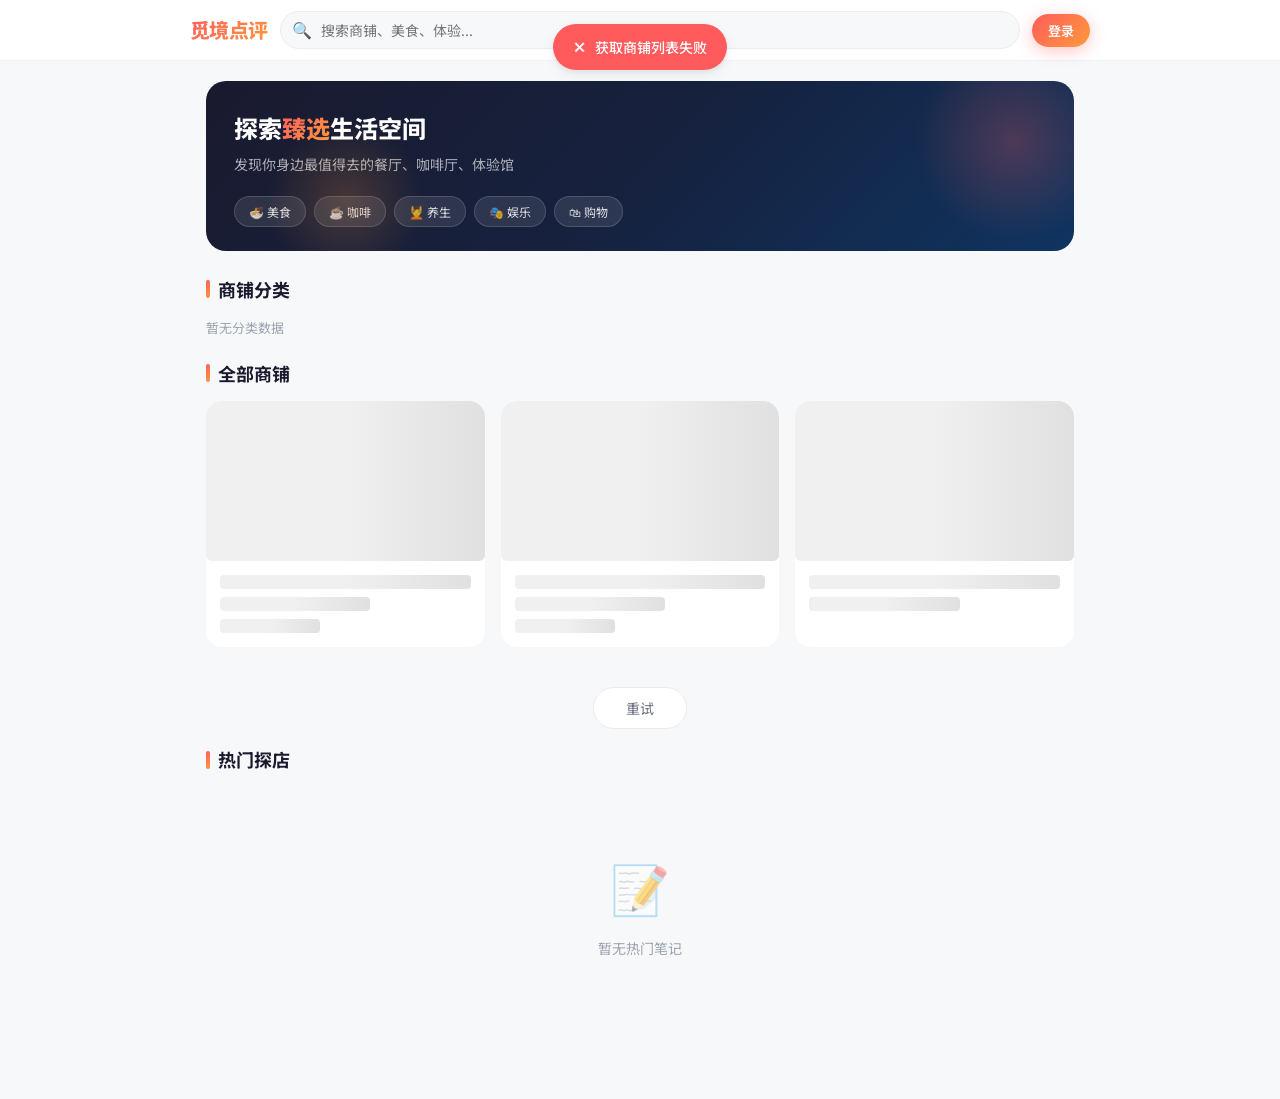
<file: frontend/index.html>
<!DOCTYPE html>
<html lang="zh-CN">
<head>
  <meta charset="UTF-8" />
  <meta name="viewport" content="width=device-width, initial-scale=1.0, maximum-scale=1.0" />
  <meta name="description" content="觅境点评 —— 探索你身边的臻选生活空间" />
  <title>觅境点评 · 首页</title>
  <link rel="preconnect" href="https://fonts.googleapis.com" />
  <link rel="stylesheet" href="./css/common.css" />
  <style>
    body { background: var(--color-bg); }

    /* ── 顶部导航 ── */
    .top-nav {
      position: sticky; top: 0; z-index: 100;
      background: rgba(255,255,255,0.95);
      backdrop-filter: blur(16px);
      border-bottom: 1px solid var(--color-border-light);
      padding: 0 16px;
    }
    .nav-inner {
      max-width: 900px; margin: 0 auto;
      height: 60px;
      display: flex; align-items: center; gap: 12px;
    }
    .nav-logo {
      font-size: 20px; font-weight: 800; letter-spacing: -0.03em;
      background: var(--gradient-primary);
      -webkit-background-clip: text; -webkit-text-fill-color: transparent;
      background-clip: text;
      white-space: nowrap;
    }
    .nav-search {
      flex: 1; position: relative;
    }
    .nav-search input {
      width: 100%; height: 38px; padding: 0 16px 0 40px;
      border: 1.5px solid var(--color-border);
      border-radius: var(--radius-full);
      font-size: 14px; background: var(--color-bg);
      transition: border-color .2s, box-shadow .2s;
    }
    .nav-search input:focus {
      border-color: var(--color-primary);
      box-shadow: 0 0 0 3px rgba(255,92,92,.1);
      outline: none;
    }
    .nav-search .search-icon {
      position: absolute; left: 12px; top: 50%; transform: translateY(-50%);
      font-size: 16px; color: var(--color-text-muted); pointer-events: none;
    }
    .nav-user {
      display: flex; align-items: center; gap: 8px; flex-shrink: 0;
    }
    .user-avatar {
      width: 36px; height: 36px; border-radius: 50%;
      background: var(--gradient-primary);
      display: flex; align-items: center; justify-content: center;
      font-size: 16px; cursor: pointer;
      box-shadow: 0 2px 8px rgba(255,92,92,.3);
      transition: transform .2s;
    }
    .user-avatar:hover { transform: scale(1.08); }
    #btn-logout {
      font-size: 13px; padding: 6px 14px;
      border-radius: var(--radius-full);
      border: 1.5px solid var(--color-border);
      color: var(--color-text-secondary);
      background: transparent; cursor: pointer;
      transition: all .2s;
    }
    #btn-logout:hover { border-color: var(--color-primary); color: var(--color-primary); }
    #btn-login-nav {
      font-size: 13px; font-weight: 600; padding: 7px 16px;
      background: var(--gradient-primary); color: #fff;
      border-radius: var(--radius-full); border: none; cursor: pointer;
      box-shadow: var(--shadow-primary);
    }

    /* ── 主内容区 ── */
    .main-content {
      max-width: 900px; margin: 0 auto;
      padding: 20px 16px 80px;
    }

    /* ── Hero Banner ── */
    .hero-banner {
      background: var(--gradient-hero);
      border-radius: 20px;
      padding: 28px 28px 24px;
      margin-bottom: 24px;
      position: relative; overflow: hidden;
      animation: fadeIn .5s ease;
    }
    .hero-banner::before {
      content: '';
      position: absolute; top: -40px; right: -40px;
      width: 200px; height: 200px;
      background: radial-gradient(circle, rgba(255,92,92,.25) 0%, transparent 70%);
    }
    .hero-banner::after {
      content: '';
      position: absolute; bottom: -30px; left: 60px;
      width: 160px; height: 160px;
      background: radial-gradient(circle, rgba(255,154,60,.2) 0%, transparent 70%);
    }
    .hero-title { font-size: 24px; font-weight: 800; color: #fff; margin-bottom: 6px; }
    .hero-title span { background: var(--gradient-primary); -webkit-background-clip: text; -webkit-text-fill-color: transparent; background-clip: text; }
    .hero-sub { font-size: 14px; color: rgba(255,255,255,.65); margin-bottom: 20px; }
    .hero-tags { display: flex; gap: 8px; flex-wrap: wrap; }
    .hero-tag {
      padding: 5px 14px; border-radius: var(--radius-full);
      background: rgba(255,255,255,.1); color: rgba(255,255,255,.85);
      font-size: 12px; border: 1px solid rgba(255,255,255,.15);
      cursor: pointer; transition: background .2s;
    }
    .hero-tag:hover { background: rgba(255,255,255,.2); }

    /* ── 分类 Tab ── */
    .section-title {
      font-size: 18px; font-weight: 700; color: var(--color-text-primary);
      margin-bottom: 14px;
      display: flex; align-items: center; gap: 8px;
    }
    .section-title::before {
      content: '';
      display: inline-block; width: 4px; height: 18px;
      background: var(--gradient-primary); border-radius: 2px;
    }
    .type-tabs {
      display: flex; gap: 8px; flex-wrap: wrap;
      margin-bottom: 20px;
    }
    .type-tab {
      display: flex; flex-direction: column; align-items: center; gap: 4px;
      padding: 10px 14px; border-radius: var(--radius-md);
      background: var(--color-surface); border: 1.5px solid var(--color-border-light);
      cursor: pointer; transition: all .2s; min-width: 64px;
    }
    .type-tab:hover { border-color: var(--color-primary); transform: translateY(-2px); box-shadow: var(--shadow-md); }
    .type-tab.active {
      border-color: var(--color-primary); background: var(--color-primary-bg);
      box-shadow: 0 4px 12px rgba(255,92,92,.15);
    }
    .type-tab .type-icon { font-size: 22px; line-height: 1; }
    .type-tab .type-name { font-size: 12px; font-weight: 500; color: var(--color-text-secondary); white-space: nowrap; }
    .type-tab.active .type-name { color: var(--color-primary); font-weight: 600; }

    /* ── 商铺列表 ── */
    .shop-grid {
      display: grid;
      grid-template-columns: repeat(auto-fill, minmax(260px, 1fr));
      gap: 16px; margin-bottom: 32px;
    }
    .shop-card {
      background: var(--color-surface); border-radius: 16px;
      border: 1px solid var(--color-border-light);
      overflow: hidden; cursor: pointer;
      transition: transform .25s, box-shadow .25s;
      animation: fadeIn .4s ease;
    }
    .shop-card:hover { transform: translateY(-4px); box-shadow: var(--shadow-lg); }
    .shop-img {
      width: 100%; height: 160px; object-fit: cover;
      background: linear-gradient(135deg, #f0f0f0 25%, #e8e8e8 50%, #f0f0f0 75%);
      background-size: 200% 100%; animation: shimmer 1.4s infinite;
      display: flex; align-items: center; justify-content: center;
      font-size: 40px; color: #ddd;
      position: relative; overflow: hidden;
    }
    .shop-img img { width: 100%; height: 100%; object-fit: cover; position: absolute; inset: 0; }
    .shop-info { padding: 14px; }
    .shop-name {
      font-size: 16px; font-weight: 700; color: var(--color-text-primary);
      margin-bottom: 6px; white-space: nowrap; overflow: hidden; text-overflow: ellipsis;
    }
    .shop-meta { display: flex; align-items: center; gap: 10px; margin-bottom: 8px; }
    .shop-score {
      display: flex; align-items: center; gap: 3px;
      font-size: 13px; font-weight: 700; color: var(--color-accent);
    }
    .shop-sold { font-size: 12px; color: var(--color-text-muted); }
    .shop-addr { font-size: 12px; color: var(--color-text-muted); white-space: nowrap; overflow: hidden; text-overflow: ellipsis; }
    .shop-distance { font-size: 12px; color: var(--color-primary); font-weight: 500; }
    .shop-price {
      display: inline-block; margin-top: 6px;
      font-size: 12px; color: var(--color-text-secondary);
    }
    .shop-price strong { color: var(--color-primary); font-size: 15px; font-weight: 700; }

    /* 加载更多 */
    .load-more-wrap { text-align: center; padding: 8px 0; }
    #btn-load-more {
      padding: 10px 32px; border-radius: var(--radius-full);
      border: 1.5px solid var(--color-border); font-size: 14px;
      color: var(--color-text-secondary); background: #fff; cursor: pointer;
      transition: all .2s;
    }
    #btn-load-more:hover { border-color: var(--color-primary); color: var(--color-primary); }
    #btn-load-more:disabled { opacity: .5; cursor: not-allowed; }

    /* ── 热门笔记 ── */
    .blog-list { display: flex; flex-direction: column; gap: 12px; }
    .blog-card {
      display: flex; gap: 14px; padding: 14px;
      background: var(--color-surface); border-radius: 16px;
      border: 1px solid var(--color-border-light);
      cursor: pointer; transition: all .25s;
      animation: fadeIn .4s ease;
    }
    .blog-card:hover { transform: translateX(4px); box-shadow: var(--shadow-md); }
    .blog-thumb {
      flex-shrink: 0; width: 90px; height: 68px; border-radius: 10px;
      background: #f0f0f0; overflow: hidden; position: relative;
      display: flex; align-items: center; justify-content: center; font-size: 28px; color: #ddd;
    }
    .blog-thumb img { width: 100%; height: 100%; object-fit: cover; position: absolute; inset: 0; }
    .blog-content { flex: 1; min-width: 0; }
    .blog-title {
      font-size: 15px; font-weight: 600; color: var(--color-text-primary);
      margin-bottom: 6px;
      display: -webkit-box; -webkit-line-clamp: 2; -webkit-box-orient: vertical; overflow: hidden;
    }
    .blog-footer { display: flex; align-items: center; gap: 10px; }
    .blog-author { display: flex; align-items: center; gap: 5px; font-size: 12px; color: var(--color-text-muted); }
    .blog-author-icon { width: 18px; height: 18px; border-radius: 50%; background: var(--gradient-primary); display: flex; align-items: center; justify-content: center; font-size: 10px; }
    .blog-likes { margin-left: auto; display: flex; align-items: center; gap: 4px; font-size: 12px; color: var(--color-text-muted); }

    /* 空状态 & 骨架 */
    .shop-skeleton { background: var(--color-surface); border-radius: 16px; overflow: hidden; }
    .sk-img { height: 160px; }
    .sk-body { padding: 14px; display: flex; flex-direction: column; gap: 8px; }
    .sk-line { height: 14px; border-radius: 4px; }
    .sk-short { width: 60%; }
  </style>
</head>
<body>

<!-- 顶部导航 -->
<nav class="top-nav">
  <div class="nav-inner">
    <div class="nav-logo">觅境点评</div>
    <div class="nav-search">
      <span class="search-icon">🔍</span>
      <input id="search-input" type="search" placeholder="搜索商铺、美食、体验..." />
    </div>
    <div class="nav-user" id="nav-user-area">
      <!-- JS 动态渲染 -->
    </div>
  </div>
</nav>

<!-- 主内容 -->
<main class="main-content">

  <!-- Hero -->
  <section class="hero-banner fade-in">
    <div class="hero-title">探索<span>臻选</span>生活空间</div>
    <div class="hero-sub">发现你身边最值得去的餐厅、咖啡厅、体验馆</div>
    <div class="hero-tags">
      <span class="hero-tag">🍜 美食</span>
      <span class="hero-tag">☕ 咖啡</span>
      <span class="hero-tag">💆 养生</span>
      <span class="hero-tag">🎭 娱乐</span>
      <span class="hero-tag">🛍 购物</span>
    </div>
  </section>

  <!-- 商铺分类 Tab -->
  <section>
    <div class="section-title">商铺分类</div>
    <div class="type-tabs" id="type-tabs">
      <!-- 骨架 -->
      <div class="type-tab" style="opacity:.4"><div class="type-icon skeleton" style="width:22px;height:22px;border-radius:4px"></div><div class="type-name skeleton" style="width:32px;height:10px"></div></div>
    </div>
  </section>

  <!-- 商铺列表 -->
  <section>
    <div class="section-title" id="shop-section-title">全部商铺</div>
    <div class="shop-grid" id="shop-grid">
      <!-- 骨架屏 -->
      <div class="shop-skeleton"><div class="sk-img skeleton"></div><div class="sk-body"><div class="sk-line skeleton"></div><div class="sk-line skeleton sk-short"></div><div class="sk-line skeleton sk-short" style="width:40%"></div></div></div>
      <div class="shop-skeleton"><div class="sk-img skeleton"></div><div class="sk-body"><div class="sk-line skeleton"></div><div class="sk-line skeleton sk-short"></div><div class="sk-line skeleton sk-short" style="width:40%"></div></div></div>
      <div class="shop-skeleton"><div class="sk-img skeleton"></div><div class="sk-body"><div class="sk-line skeleton"></div><div class="sk-line skeleton sk-short"></div></div></div>
    </div>
    <div class="load-more-wrap">
      <button id="btn-load-more" disabled>加载更多</button>
    </div>
  </section>

  <!-- 热门笔记 -->
  <section>
    <div class="section-title" style="margin-top:8px">热门探店</div>
    <div class="blog-list" id="blog-list">
      <!-- JS 动态渲染 -->
    </div>
  </section>

</main>

<script type="module">
import { ShopTypeAPI, ShopAPI, BlogAPI, UserAPI } from './js/api.js';
import { TokenManager, UserCache, toast, navigate, formatCount } from './js/utils.js';

/* ── 状态 ── */
let currentTypeId = null;
let currentPage = 1;
let hasMore = true;
let loading = false;

/* ── 初始化 ── */
async function init() {
  renderNavUser();
  await Promise.all([loadTypes(), loadShops(), loadBlogs()]);
}

/* ── 导航栏用户区域 ── */
function renderNavUser() {
  const area = document.getElementById('nav-user-area');
  if (TokenManager.exists()) {
    const user = UserCache.get();
    area.innerHTML = `
      <div class="user-avatar" title="${user?.nickName || '我的'}">😊</div>
      <button id="btn-logout">退出</button>`;
    document.getElementById('btn-logout').addEventListener('click', async () => {
      await UserAPI.logout();
      UserCache.clear();
      toast.success('已退出登录');
      setTimeout(() => navigate('/frontend/login.html'), 600);
    });
  } else {
    area.innerHTML = `<button id="btn-login-nav" onclick="location.href='/frontend/login.html'">登录</button>`;
  }
}

/* ── 商铺分类 ── */
async function loadTypes() {
  const res = await ShopTypeAPI.list().catch(() => null);
  const tabs = document.getElementById('type-tabs');
  if (!res?.success || !res.data?.length) {
    tabs.innerHTML = '<span style="color:var(--color-text-muted);font-size:13px">暂无分类数据</span>';
    return;
  }
  const types = res.data;
  tabs.innerHTML = types.map(t => `
    <div class="type-tab" data-id="${t.id}" data-name="${t.name}">
      <span class="type-icon">${iconFor(t.name)}</span>
      <span class="type-name">${t.name}</span>
    </div>`).join('');

  tabs.querySelectorAll('.type-tab').forEach(tab => {
    tab.addEventListener('click', () => {
      tabs.querySelectorAll('.type-tab').forEach(t => t.classList.remove('active'));
      tab.classList.add('active');
      currentTypeId = Number(tab.dataset.id);
      currentPage = 1; hasMore = true;
      document.getElementById('shop-section-title').textContent = tab.dataset.name + '商铺';
      document.getElementById('shop-grid').innerHTML = '';
      document.getElementById('btn-load-more').disabled = false;
      loadShops();
    });
  });
}

/* ── 商铺列表 ── */
async function loadShops() {
  if (loading || !hasMore) return;
  loading = true;
  const btn = document.getElementById('btn-load-more');
  btn.textContent = '加载中...'; btn.disabled = true;

  const res = await ShopAPI.getByType(currentTypeId || 1, currentPage).catch(() => null);
  loading = false;

  if (!res?.success) {
    toast.error('获取商铺列表失败');
    btn.textContent = '重试'; btn.disabled = false;
    return;
  }

  const shops = res.data || [];
  const grid = document.getElementById('shop-grid');

  if (currentPage === 1) grid.innerHTML = '';

  if (!shops.length && currentPage === 1) {
    grid.innerHTML = '<div class="empty-state" style="grid-column:1/-1"><div class="empty-icon">🏪</div><div class="empty-text">该分类暂无商铺</div></div>';
    btn.style.display = 'none'; return;
  }

  shops.forEach(shop => { grid.appendChild(createShopCard(shop)); });

  hasMore = shops.length >= 5;
  currentPage++;
  btn.textContent = hasMore ? '加载更多' : '没有更多了';
  btn.disabled = !hasMore;
}

function createShopCard(shop) {
  const el = document.createElement('div');
  el.className = 'shop-card';
  const imgUrl = shop.images?.split(',')[0] || '';
  const stars = '⭐'.repeat(Math.min(5, Math.round((shop.score || 0) / 10)));
  el.innerHTML = `
    <div class="shop-img">
      🏪
      ${imgUrl ? `<img src="${imgUrl}" alt="${shop.name}" loading="lazy" onerror="this.remove()">` : ''}
    </div>
    <div class="shop-info">
      <div class="shop-name">${shop.name}</div>
      <div class="shop-meta">
        <span class="shop-score">${stars} ${((shop.score || 0) / 10).toFixed(1)}</span>
        <span class="shop-sold">月售 ${shop.sold || 0}</span>
      </div>
      <div class="shop-addr">${shop.district || ''}${shop.address || ''}</div>
      ${shop.distance ? `<div class="shop-distance">📍 ${formatDist(shop.distance)}</div>` : ''}
      ${shop.avgPrice ? `<div class="shop-price">人均 <strong>¥${shop.avgPrice}</strong></div>` : ''}
    </div>`;
  el.addEventListener('click', () => navigate(`/frontend/shop.html?id=${shop.id}`));
  return el;
}

/* ── 热门笔记 ── */
async function loadBlogs() {
  const res = await BlogAPI.getHot(1).catch(() => null);
  const list = document.getElementById('blog-list');
  if (!res?.success || !res.data?.length) {
    list.innerHTML = '<div class="empty-state"><div class="empty-icon">📝</div><div class="empty-text">暂无热门笔记</div></div>';
    return;
  }
  res.data.forEach(blog => { list.appendChild(createBlogCard(blog)); });
}

function createBlogCard(blog) {
  const el = document.createElement('div');
  el.className = 'blog-card';
  const imgUrl = blog.images?.split(',')[0] || '';
  el.innerHTML = `
    <div class="blog-thumb">
      📝
      ${imgUrl ? `<img src="${imgUrl}" alt="${blog.title}" loading="lazy" onerror="this.remove()">` : ''}
    </div>
    <div class="blog-content">
      <div class="blog-title">${blog.title || '探店笔记'}</div>
      <div class="blog-footer">
        <div class="blog-author">
          <div class="blog-author-icon">😊</div>
          <span>${blog.name || '用户'}</span>
        </div>
        <div class="blog-likes">❤️ ${formatCount(blog.liked || 0)}</div>
      </div>
    </div>`;
  el.addEventListener('click', () => navigate(`/frontend/blog-detail.html?id=${blog.id}`));
  return el;
}

/* ── 工具 ── */
function formatDist(km) {
  return km < 1 ? `${(km * 1000).toFixed(0)}m` : `${km.toFixed(1)}km`;
}

function iconFor(name = '') {
  const map = { '美食': '🍜', '咖啡': '☕', '购物': '🛍', '娱乐': '🎭', '酒店': '🏨', '养生': '💆', '学习': '📚', '运动': '⚽', '旅游': '✈️', '其他': '🏪' };
  for (const [k, v] of Object.entries(map)) { if (name.includes(k)) return v; }
  return '🏪';
}

/* ── 加载更多按钮 ── */
document.getElementById('btn-load-more').addEventListener('click', loadShops);

/* ── 搜索（简单跳转） ── */
document.getElementById('search-input').addEventListener('keydown', e => {
  if (e.key === 'Enter' && e.target.value.trim()) {
    toast.info('搜索功能开发中...');
  }
});

init();
</script>
</body>
</html>
</file>
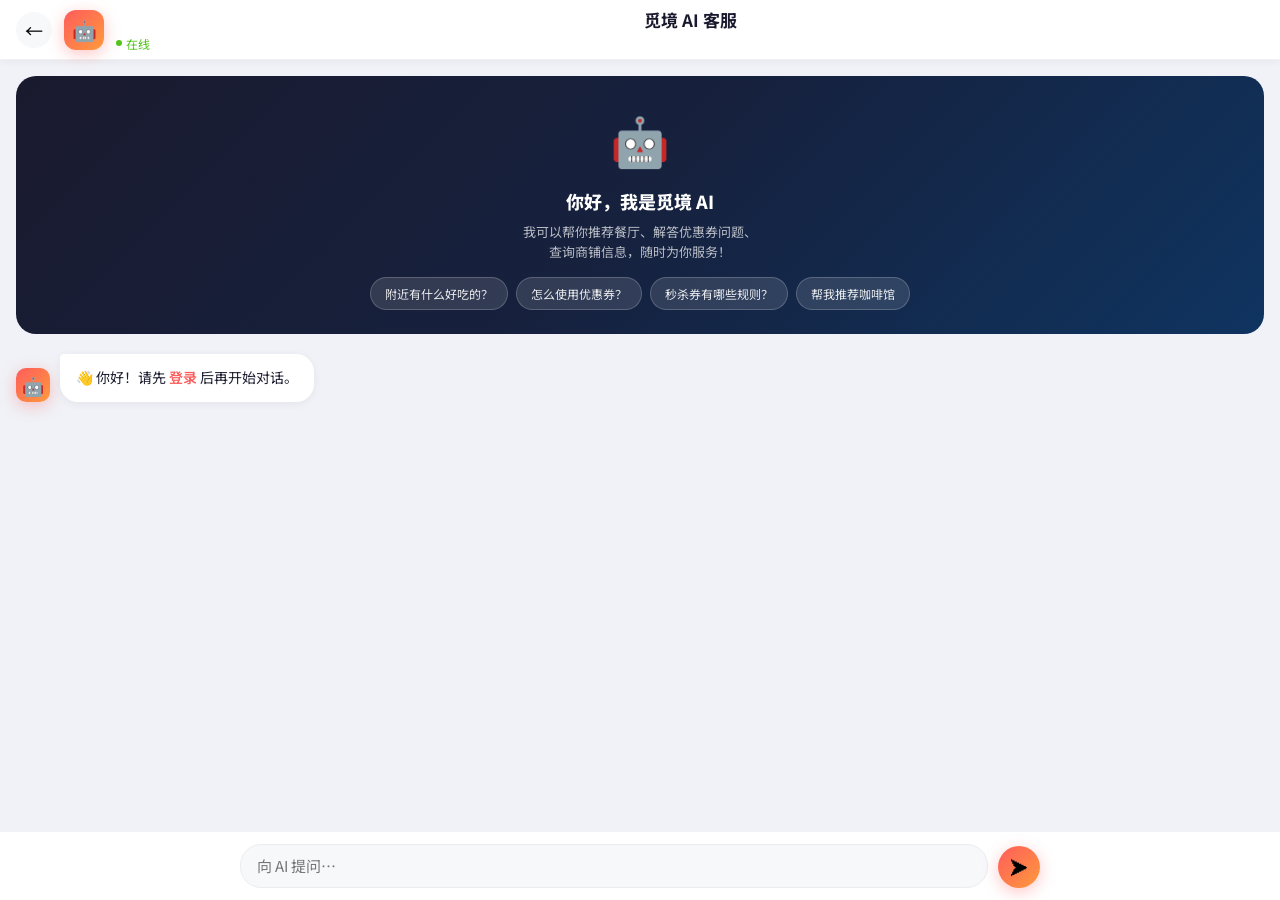
<file: frontend/ai-chat.html>
<!DOCTYPE html>
<html lang="zh-CN">
<head>
  <meta charset="UTF-8" />
  <meta name="viewport" content="width=device-width, initial-scale=1.0, maximum-scale=1.0" />
  <meta name="description" content="觅境点评 —— AI 智能客服" />
  <title>AI 客服 · 觅境点评</title>
  <link rel="stylesheet" href="./css/common.css" />
  <style>
    html, body { height: 100%; margin: 0; }
    body {
      background: #f0f2f7;
      display: flex; flex-direction: column;
      height: 100vh; overflow: hidden;
    }

    /* ── 顶部导航 ── */
    .nav-bar {
      flex-shrink: 0;
      height: 60px; padding: 0 16px;
      background: rgba(255,255,255,0.96);
      backdrop-filter: blur(16px);
      border-bottom: 1px solid var(--color-border-light);
      display: flex; align-items: center; gap: 12px;
      box-shadow: 0 1px 8px rgba(0,0,0,.06);
    }
    .nav-back {
      width: 36px; height: 36px; border-radius: 50%;
      background: var(--color-bg); border: none; cursor: pointer;
      font-size: 18px; display: flex; align-items: center; justify-content: center;
      transition: background .2s; flex-shrink: 0;
    }
    .nav-back:hover { background: var(--color-border); }
    .nav-info { flex: 1; min-width: 0; }
    .nav-title { font-size: 16px; font-weight: 700; color: var(--color-text-primary); }
    .nav-status {
      font-size: 12px; color: var(--color-success);
      display: flex; align-items: center; gap: 4px;
    }
    .status-dot {
      width: 6px; height: 6px; border-radius: 50%;
      background: var(--color-success); animation: pulse 2s infinite;
    }
    @keyframes pulse {
      0%,100% { opacity:1; transform:scale(1); }
      50%      { opacity:.5; transform:scale(1.3); }
    }
    .nav-avatar {
      width: 40px; height: 40px; border-radius: 12px;
      background: var(--gradient-primary);
      display: flex; align-items: center; justify-content: center;
      font-size: 20px; flex-shrink: 0;
      box-shadow: var(--shadow-primary);
    }

    /* ── 消息列表 ── */
    .msg-list {
      flex: 1; overflow-y: auto;
      padding: 16px 16px 8px;
      display: flex; flex-direction: column; gap: 16px;
      scroll-behavior: smooth;
    }
    .msg-list::-webkit-scrollbar { width: 4px; }
    .msg-list::-webkit-scrollbar-thumb { background: #ddd; border-radius: 2px; }

    /* 欢迎卡片 */
    .welcome-card {
      background: var(--gradient-hero);
      border-radius: 20px; padding: 24px 20px;
      text-align: center; margin-bottom: 4px;
      animation: fadeIn .5s ease;
    }
    .welcome-emoji { font-size: 48px; margin-bottom: 10px; }
    .welcome-title { font-size: 18px; font-weight: 800; color: #fff; margin-bottom: 6px; }
    .welcome-desc  { font-size: 13px; color: rgba(255,255,255,.7); line-height: 1.6; }
    .quick-asks {
      display: flex; flex-wrap: wrap; gap: 8px;
      margin-top: 14px; justify-content: center;
    }
    .quick-ask {
      background: rgba(255,255,255,.12); color: rgba(255,255,255,.9);
      border: 1px solid rgba(255,255,255,.2);
      border-radius: var(--radius-full); padding: 6px 14px;
      font-size: 12px; cursor: pointer; transition: background .2s;
    }
    .quick-ask:hover { background: rgba(255,255,255,.22); }

    /* 消息气泡 */
    .msg-row {
      display: flex; gap: 10px; align-items: flex-end;
      animation: msgIn .3s ease; max-width: 100%;
    }
    @keyframes msgIn {
      from { opacity:0; transform:translateY(10px); }
      to   { opacity:1; transform:translateY(0); }
    }
    .msg-row.user { flex-direction: row-reverse; }

    .msg-avatar {
      width: 34px; height: 34px; border-radius: 10px; flex-shrink: 0;
      display: flex; align-items: center; justify-content: center; font-size: 18px;
    }
    .msg-avatar.ai   { background: var(--gradient-primary); box-shadow: var(--shadow-primary); }
    .msg-avatar.user { background: var(--gradient-hero); }

    .msg-bubble {
      max-width: 72%; padding: 12px 16px;
      border-radius: 18px; font-size: 14px; line-height: 1.7;
      word-break: break-word; position: relative;
    }
    .msg-row.ai .msg-bubble {
      background: #fff; color: var(--color-text-primary);
      border-radius: 4px 18px 18px 18px;
      box-shadow: 0 2px 8px rgba(0,0,0,.06);
    }
    .msg-row.user .msg-bubble {
      background: var(--gradient-primary); color: #fff;
      border-radius: 18px 4px 18px 18px;
      box-shadow: var(--shadow-primary);
    }

    /* Markdown */
    .msg-bubble p  { margin: 0 0 6px; }
    .msg-bubble p:last-child { margin-bottom: 0; }
    .msg-bubble ul, .msg-bubble ol { padding-left: 18px; margin: 6px 0; }
    .msg-bubble li { margin-bottom: 3px; }
    .msg-bubble code {
      background: rgba(0,0,0,.06); padding: 1px 5px; border-radius: 4px;
      font-family: monospace; font-size: 13px;
    }
    .msg-row.user .msg-bubble code { background: rgba(255,255,255,.2); }
    .msg-bubble strong { font-weight: 700; }

    /* 打字指示 */
    .typing-indicator { display: flex; gap: 10px; align-items: flex-end; }
    .typing-dots {
      background: #fff; border-radius: 4px 18px 18px 18px;
      padding: 14px 18px; display: flex; gap: 5px; align-items: center;
      box-shadow: 0 2px 8px rgba(0,0,0,.06);
    }
    .typing-dots span {
      width: 7px; height: 7px; border-radius: 50%; background: #ccc;
      animation: dotBounce 1.2s infinite;
    }
    .typing-dots span:nth-child(2) { animation-delay: .2s; }
    .typing-dots span:nth-child(3) { animation-delay: .4s; }
    @keyframes dotBounce {
      0%,80%,100% { transform:scale(1); background:#ccc; }
      40%          { transform:scale(1.3); background:var(--color-primary); }
    }

    /* ── 输入区 ── */
    .input-bar {
      flex-shrink: 0;
      background: rgba(255,255,255,0.96); backdrop-filter: blur(16px);
      border-top: 1px solid var(--color-border-light);
      padding: 12px 16px;
      padding-bottom: calc(12px + env(safe-area-inset-bottom));
    }
    .input-inner {
      display: flex; gap: 10px; align-items: flex-end;
      max-width: 800px; margin: 0 auto;
    }
    #chat-input {
      flex: 1; min-height: 42px; max-height: 120px;
      padding: 10px 16px; border-radius: 21px;
      border: 1.5px solid var(--color-border);
      font-size: 15px; font-family: inherit; resize: none;
      line-height: 1.5; overflow-y: auto; background: var(--color-bg);
      transition: border-color .2s, box-shadow .2s;
    }
    #chat-input:focus {
      outline: none; border-color: var(--color-primary);
      box-shadow: 0 0 0 3px rgba(255,92,92,.1); background: #fff;
    }
    #btn-send {
      width: 42px; height: 42px; border-radius: 50%; flex-shrink: 0;
      background: var(--gradient-primary); border: none; cursor: pointer;
      display: flex; align-items: center; justify-content: center;
      font-size: 18px; box-shadow: var(--shadow-primary); transition: all .2s;
    }
    #btn-send:hover:not(:disabled) {
      transform: scale(1.1); box-shadow: 0 4px 16px rgba(255,92,92,.45);
    }
    #btn-send:disabled { background: linear-gradient(135deg,#ddd,#ccc); box-shadow: none; cursor: not-allowed; }
    #btn-send.loading { animation: rotateSend .8s linear infinite; }
    @keyframes rotateSend { to { transform:rotate(360deg); } }
  </style>
</head>
<body>

<!-- 导航 -->
<nav class="nav-bar">
  <button class="nav-back" id="btn-back">←</button>
  <div class="nav-avatar">🤖</div>
  <div class="nav-info">
    <div class="nav-title">觅境 AI 客服</div>
    <div class="nav-status"><div class="status-dot"></div>在线</div>
  </div>
</nav>

<!-- 消息列表 -->
<div class="msg-list" id="msg-list">
  <div class="welcome-card">
    <div class="welcome-emoji">🤖</div>
    <div class="welcome-title">你好，我是觅境 AI</div>
    <div class="welcome-desc">我可以帮你推荐餐厅、解答优惠券问题、<br>查询商铺信息，随时为你服务！</div>
    <div class="quick-asks">
      <span class="quick-ask">附近有什么好吃的？</span>
      <span class="quick-ask">怎么使用优惠券？</span>
      <span class="quick-ask">秒杀券有哪些规则？</span>
      <span class="quick-ask">帮我推荐咖啡馆</span>
    </div>
  </div>
</div>

<!-- 输入区 -->
<div class="input-bar">
  <div class="input-inner">
    <textarea id="chat-input" placeholder="向 AI 提问…" rows="1"></textarea>
    <button id="btn-send" aria-label="发送">➤</button>
  </div>
</div>

<script type="module">
import { navigate, TokenManager, toast } from './js/utils.js';
import { AiAPI } from './js/api.js';

/* ── 状态 ── */
let isLoading = false;

/* ── DOM ── */
const msgList = document.getElementById('msg-list');
const input   = document.getElementById('chat-input');
const btnSend = document.getElementById('btn-send');

/* ── 初始化 ── */
function init() {
  if (!TokenManager.exists()) {
    appendMsg('ai', '👋 你好！请先 <a href="./login.html" style="color:var(--color-primary);font-weight:600">登录</a> 后再开始对话。');
  }
  document.querySelectorAll('.quick-ask').forEach(el => {
    el.addEventListener('click', () => { input.value = el.textContent; send(); });
  });
}

/* ── 返回 ── */
document.getElementById('btn-back').addEventListener('click', () =>
  history.length > 1 ? history.back() : navigate('/frontend/index.html'));

/* ── 输入框 ── */
input.addEventListener('input', () => {
  input.style.height = 'auto';
  input.style.height = Math.min(input.scrollHeight, 120) + 'px';
});
input.addEventListener('keydown', e => {
  if (e.key === 'Enter' && !e.shiftKey) { e.preventDefault(); if (!isLoading) send(); }
});
btnSend.addEventListener('click', () => { if (!isLoading) send(); });

/* ── 发送 ── */
async function send() {
  const text = input.value.trim();
  if (!text || isLoading) return;

  if (!TokenManager.exists()) {
    toast.warning('请先登录后再对话');
    setTimeout(() => navigate('/frontend/login.html'), 800);
    return;
  }

  input.value = '';
  input.style.height = 'auto';
  appendMsg('user', escapeHtml(text));
  scrollToBottom();

  const typingEl = appendTyping();
  isLoading = true; setSendLoading(true);

  try {
    const res = await AiAPI.chat(text);
    typingEl.remove();
    if (res?.success) {
      appendMsg('ai', renderMarkdown(res.data || ''));
    } else {
      appendMsg('ai', `⚠️ ${res?.errorMsg || '请求失败，请稍后重试'}`);
    }
  } catch {
    typingEl.remove();
    appendMsg('ai', '⚠️ 网络异常，请检查后端服务是否已启动');
  } finally {
    isLoading = false; setSendLoading(false); scrollToBottom();
  }
}

/* ── 渲染 ── */
function appendMsg(role, html) {
  const row = document.createElement('div');
  row.className = `msg-row ${role}`;
  row.innerHTML = role === 'ai'
    ? `<div class="msg-avatar ai">🤖</div><div class="msg-bubble">${html}</div>`
    : `<div class="msg-avatar user">😊</div><div class="msg-bubble">${html}</div>`;
  msgList.appendChild(row);
  scrollToBottom();
  return row;
}

function appendTyping() {
  const row = document.createElement('div');
  row.className = 'typing-indicator';
  row.innerHTML = `<div class="msg-avatar ai">🤖</div><div class="typing-dots"><span></span><span></span><span></span></div>`;
  msgList.appendChild(row);
  scrollToBottom();
  return row;
}

function renderMarkdown(text) {
  return escapeHtml(text)
    .replace(/\*\*(.+?)\*\*/g, '<strong>$1</strong>')
    .replace(/\*(.+?)\*/g, '<em>$1</em>')
    .replace(/`([^`]+)`/g, '<code>$1</code>')
    .replace(/^#{1,3}\s+(.+)$/gm, '<strong>$1</strong>')
    .replace(/^[-*]\s+(.+)$/gm, '<li>$1</li>')
    .replace(/(<li>.*<\/li>)/gs, '<ul>$1</ul>')
    .replace(/\n\n/g, '</p><p>')
    .replace(/\n/g, '<br>')
    .replace(/^(.+)$/, '<p>$1</p>');
}

function escapeHtml(s) {
  return s.replace(/&/g,'&amp;').replace(/</g,'&lt;').replace(/>/g,'&gt;').replace(/"/g,'&quot;');
}

function scrollToBottom() {
  requestAnimationFrame(() => { msgList.scrollTop = msgList.scrollHeight; });
}

function setSendLoading(loading) {
  btnSend.disabled = loading;
  btnSend.textContent = loading ? '⟳' : '➤';
  loading ? btnSend.classList.add('loading') : btnSend.classList.remove('loading');
}

init();
</script>
</body>
</html>
</file>
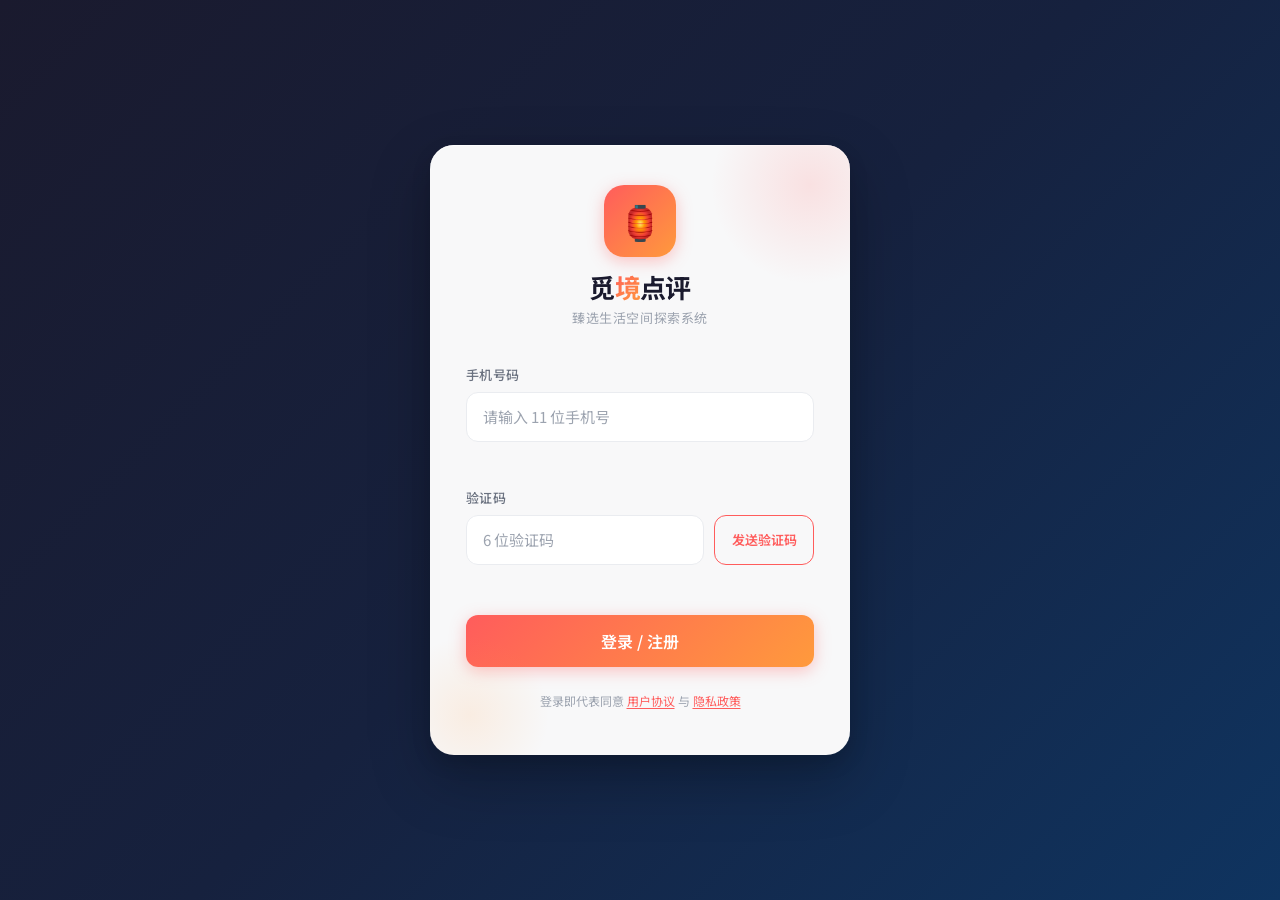
<file: frontend/login.html>
<!DOCTYPE html>
<html lang="zh-CN">
<head>
  <meta charset="UTF-8" />
  <meta name="viewport" content="width=device-width, initial-scale=1.0, maximum-scale=1.0" />
  <meta name="description" content="觅境点评 —— 登录，探索臻选生活空间" />
  <title>登录 · 觅境点评</title>
  <link rel="preconnect" href="https://fonts.googleapis.com" />
  <link rel="preconnect" href="https://fonts.gstatic.com" crossorigin />
  <link rel="stylesheet" href="./css/common.css" />
  <style>
    /* ── 页面特有样式 ── */
    body {
      background: var(--gradient-hero);
      display: flex;
      align-items: center;
      justify-content: center;
      min-height: 100vh;
      padding: 24px 16px;
    }

    /* 登录卡片 */
    .login-card {
      width: 100%;
      max-width: 420px;
      background: rgba(255, 255, 255, 0.97);
      border-radius: 24px;
      padding: 40px 36px 44px;
      box-shadow:
        0 24px 60px rgba(0, 0, 0, 0.25),
        0 8px 20px rgba(0, 0, 0, 0.12),
        inset 0 1px 0 rgba(255,255,255,0.8);
      animation: cardIn 0.5s cubic-bezier(0.34, 1.56, 0.64, 1) forwards;
      position: relative;
      overflow: hidden;
    }

    /* 卡片顶部装饰光晕 */
    .login-card::before {
      content: '';
      position: absolute;
      top: -60px;
      right: -60px;
      width: 200px;
      height: 200px;
      background: radial-gradient(circle, rgba(255,92,92,0.15) 0%, transparent 70%);
      pointer-events: none;
    }

    .login-card::after {
      content: '';
      position: absolute;
      bottom: -40px;
      left: -40px;
      width: 160px;
      height: 160px;
      background: radial-gradient(circle, rgba(255,154,60,0.12) 0%, transparent 70%);
      pointer-events: none;
    }

    @keyframes cardIn {
      from { opacity: 0; transform: translateY(32px) scale(0.96); }
      to   { opacity: 1; transform: translateY(0) scale(1); }
    }

    /* 品牌区域 */
    .brand {
      text-align: center;
      margin-bottom: 36px;
    }

    .brand-logo {
      width: 72px;
      height: 72px;
      background: var(--gradient-primary);
      border-radius: 20px;
      display: inline-flex;
      align-items: center;
      justify-content: center;
      font-size: 34px;
      margin-bottom: 14px;
      box-shadow: var(--shadow-primary);
      position: relative;
      animation: logoPulse 3s ease-in-out infinite;
    }

    @keyframes logoPulse {
      0%, 100% { box-shadow: var(--shadow-primary); }
      50% { box-shadow: 0 8px 28px rgba(255, 92, 92, 0.5); }
    }

    .brand-name {
      font-size: 26px;
      font-weight: 700;
      color: var(--color-text-primary);
      letter-spacing: -0.02em;
      line-height: 1.2;
    }

    .brand-name span {
      background: var(--gradient-primary);
      -webkit-background-clip: text;
      -webkit-text-fill-color: transparent;
      background-clip: text;
    }

    .brand-slogan {
      font-size: 13px;
      color: var(--color-text-muted);
      margin-top: 6px;
      letter-spacing: 0.04em;
    }

    /* 表单 */
    .login-form {
      display: flex;
      flex-direction: column;
      gap: 20px;
    }

    /* 验证码行 */
    .code-row {
      display: flex;
      gap: 10px;
    }

    .code-row .input-wrap {
      flex: 1;
    }

    #btn-send-code {
      flex-shrink: 0;
      height: 50px;
      padding: 0 16px;
      font-size: 13px;
      border-radius: var(--radius-md);
      white-space: nowrap;
      min-width: 100px;
    }

    /* 登录按钮 */
    #btn-login {
      height: 52px;
      font-size: 16px;
      border-radius: var(--radius-md);
      margin-top: 4px;
      position: relative;
      overflow: hidden;
    }

    #btn-login::after {
      content: '';
      position: absolute;
      inset: 0;
      background: linear-gradient(90deg, transparent, rgba(255,255,255,0.15), transparent);
      transform: translateX(-100%);
      transition: transform 0.5s ease;
    }

    #btn-login:hover:not(:disabled)::after {
      transform: translateX(100%);
    }

    /* 免责声明 */
    .disclaimer {
      text-align: center;
      font-size: 12px;
      color: var(--color-text-muted);
      line-height: 1.7;
      margin-top: 4px;
    }

    .disclaimer a {
      color: var(--color-primary);
      text-decoration: underline;
      text-underline-offset: 2px;
    }

    /* 分隔符 */
    .or-divider {
      display: flex;
      align-items: center;
      gap: 12px;
      color: var(--color-text-muted);
      font-size: 13px;
    }

    .or-divider::before,
    .or-divider::after {
      content: '';
      flex: 1;
      height: 1px;
      background: var(--color-border);
    }

    /* 演示提示（开发用） */
    .dev-hint {
      background: rgba(255, 154, 60, 0.08);
      border: 1px dashed rgba(255, 154, 60, 0.4);
      border-radius: var(--radius-sm);
      padding: 10px 14px;
      font-size: 12px;
      color: var(--color-accent);
      text-align: center;
      line-height: 1.6;
    }

    /* 输入框焦点动画 */
    .input-field {
      transition: border-color 0.2s, box-shadow 0.2s, transform 0.15s;
    }

    .input-field:focus {
      transform: scale(1.005);
    }

    /* 错误状态 */
    .input-field.error {
      border-color: var(--color-danger);
      box-shadow: 0 0 0 3px rgba(255, 77, 79, 0.12);
    }

    /* 成功状态 */
    .input-field.valid {
      border-color: var(--color-success);
    }

    /* 验证提示文字 */
    .field-hint {
      font-size: 12px;
      margin-top: 4px;
      min-height: 16px;
      transition: all var(--transition-fast);
    }

    .field-hint.error { color: var(--color-danger); }
    .field-hint.valid { color: var(--color-success); }
  </style>
</head>
<body>

<div class="login-card" role="main">

  <!-- 品牌区域 -->
  <div class="brand">
    <div class="brand-logo" aria-hidden="true">🏮</div>
    <h1 class="brand-name">觅<span>境</span>点评</h1>
    <p class="brand-slogan">臻选生活空间探索系统</p>
  </div>

  <!-- 登录表单 -->
  <form class="login-form" id="login-form" novalidate>

    <!-- 手机号 -->
    <div class="input-group">
      <label class="input-label" for="input-phone">手机号码</label>
      <div class="input-wrap">
        <input
          id="input-phone"
          class="input-field"
          type="tel"
          maxlength="11"
          placeholder="请输入 11 位手机号"
          autocomplete="tel"
          inputmode="numeric"
        />
      </div>
      <p class="field-hint" id="hint-phone"></p>
    </div>

    <!-- 验证码 -->
    <div class="input-group">
      <label class="input-label" for="input-code">验证码</label>
      <div class="code-row">
        <div class="input-wrap">
          <input
            id="input-code"
            class="input-field"
            type="text"
            maxlength="6"
            placeholder="6 位验证码"
            autocomplete="one-time-code"
            inputmode="numeric"
          />
        </div>
        <button
          type="button"
          class="btn btn-outline"
          id="btn-send-code"
        >
          发送验证码
        </button>
      </div>
      <p class="field-hint" id="hint-code"></p>
    </div>

    <!-- 开发提示 -->
    <div class="dev-hint" id="dev-hint" style="display:none">
      📋 验证码已打印至后端控制台，请查看终端输出
    </div>

    <!-- 登录按钮 -->
    <button
      type="submit"
      class="btn btn-primary btn-block"
      id="btn-login"
    >
      登录 / 注册
    </button>

    <!-- 免责声明 -->
    <p class="disclaimer">
      登录即代表同意
      <a href="#" id="link-terms">用户协议</a>
      与
      <a href="#" id="link-privacy">隐私政策</a>
    </p>

  </form>

</div>

<script type="module">
  import { UserAPI } from './js/api.js';
  import { TokenManager, UserCache, isValidPhone, isValidCode, startCountdown, toast, navigate } from './js/utils.js';

  /* ---- 如果已登录，直接跳首页 ---- */
  if (TokenManager.exists()) {
    navigate('/frontend/index.html');
  }

  /* ---- DOM 引用 ---- */
  const phoneInput   = document.getElementById('input-phone');
  const codeInput    = document.getElementById('input-code');
  const btnSendCode  = document.getElementById('btn-send-code');
  const btnLogin     = document.getElementById('btn-login');
  const hintPhone    = document.getElementById('hint-phone');
  const hintCode     = document.getElementById('hint-code');
  const devHint      = document.getElementById('dev-hint');
  const loginForm    = document.getElementById('login-form');

  /* ---- 实时校验手机号 ---- */
  phoneInput.addEventListener('input', () => {
    const val = phoneInput.value.replace(/\D/g, '');
    phoneInput.value = val;

    phoneInput.classList.remove('error', 'valid');
    hintPhone.textContent = '';
    hintPhone.className = 'field-hint';

    if (val.length === 11) {
      if (isValidPhone(val)) {
        phoneInput.classList.add('valid');
        hintPhone.textContent = '✓ 格式正确';
        hintPhone.classList.add('valid');
      } else {
        phoneInput.classList.add('error');
        hintPhone.textContent = '手机号格式不正确';
        hintPhone.classList.add('error');
      }
    }
  });

  /* ---- 实时校验验证码 ---- */
  codeInput.addEventListener('input', () => {
    const val = codeInput.value.replace(/\D/g, '');
    codeInput.value = val;

    codeInput.classList.remove('error', 'valid');
    hintCode.textContent = '';
    hintCode.className = 'field-hint';

    if (val.length === 6) {
      codeInput.classList.add('valid');
      hintCode.textContent = '✓';
      hintCode.classList.add('valid');
    }
  });

  /* ---- 发送验证码 ---- */
  btnSendCode.addEventListener('click', async () => {
    const phone = phoneInput.value.trim();

    if (!phone) {
      phoneInput.focus();
      toast.warning('请先输入手机号');
      return;
    }
    if (!isValidPhone(phone)) {
      phoneInput.classList.add('error');
      hintPhone.textContent = '请输入正确的手机号';
      hintPhone.className = 'field-hint error';
      phoneInput.focus();
      return;
    }

    btnSendCode.disabled = true;
    btnSendCode.textContent = '发送中...';

    try {
      const res = await UserAPI.sendCode(phone);

      if (res && res.success) {
        toast.success('验证码已发送，请查看控制台');
        devHint.style.display = 'block';
        startCountdown(btnSendCode, 60, '发送验证码');
        codeInput.focus();
      } else {
        toast.error(res?.errorMsg || '发送失败，请重试');
        btnSendCode.disabled = false;
        btnSendCode.textContent = '发送验证码';
      }
    } catch (err) {
      toast.error('网络异常，请检查后端服务是否启动');
      btnSendCode.disabled = false;
      btnSendCode.textContent = '发送验证码';
    }
  });

  /* ---- 登录提交 ---- */
  loginForm.addEventListener('submit', async (e) => {
    e.preventDefault();

    const phone = phoneInput.value.trim();
    const code  = codeInput.value.trim();
    let valid = true;

    // 校验手机号
    if (!isValidPhone(phone)) {
      phoneInput.classList.add('error');
      hintPhone.textContent = '请输入正确的手机号';
      hintPhone.className = 'field-hint error';
      valid = false;
    }

    // 校验验证码
    if (!isValidCode(code)) {
      codeInput.classList.add('error');
      hintCode.textContent = '请输入 6 位验证码';
      hintCode.className = 'field-hint error';
      valid = false;
    }

    if (!valid) return;

    // 登录请求
    setLoading(true);

    try {
      const res = await UserAPI.login({ phone, code });

      if (res && res.success) {
        const token = res.data;
        TokenManager.set(token);
        toast.success('登录成功，欢迎回来！');

        // 延迟跳转（让 toast 显示）
        setTimeout(() => navigate('/frontend/index.html'), 800);
      } else {
        toast.error(res?.errorMsg || '登录失败，请检查验证码');
        codeInput.classList.add('error');
        hintCode.textContent = res?.errorMsg || '验证码错误';
        hintCode.className = 'field-hint error';
        setLoading(false);
      }
    } catch (err) {
      toast.error('网络异常，请检查后端服务是否启动');
      setLoading(false);
    }
  });

  /* ---- 工具：设置加载状态 ---- */
  function setLoading(loading) {
    if (loading) {
      btnLogin.classList.add('loading');
      btnLogin.disabled = true;
      btnLogin.textContent = '登录中';
    } else {
      btnLogin.classList.remove('loading');
      btnLogin.disabled = false;
      btnLogin.textContent = '登录 / 注册';
    }
  }

  /* ---- 回车键快捷操作 ---- */
  phoneInput.addEventListener('keydown', e => {
    if (e.key === 'Enter') codeInput.focus();
  });

  codeInput.addEventListener('keydown', e => {
    if (e.key === 'Enter') loginForm.dispatchEvent(new Event('submit'));
  });
</script>

</body>
</html>
</file>
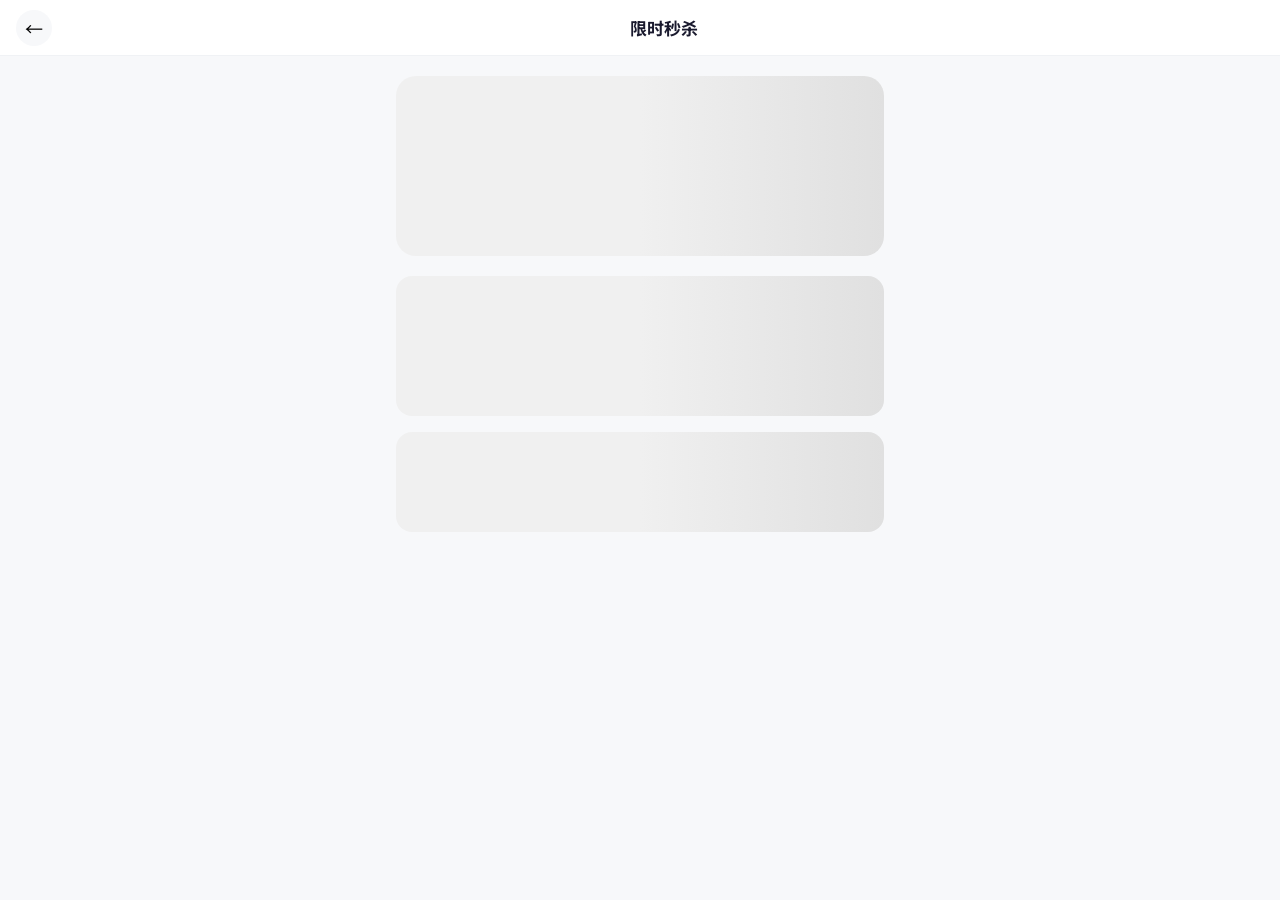
<file: frontend/seckill.html>
<!DOCTYPE html>
<html lang="zh-CN">
<head>
  <meta charset="UTF-8" />
  <meta name="viewport" content="width=device-width, initial-scale=1.0, maximum-scale=1.0" />
  <meta name="description" content="觅境点评 —— 限时秒杀抢购" />
  <title>限时秒杀 · 觅境点评</title>
  <link rel="stylesheet" href="./css/common.css" />
  <style>
    body { background: var(--color-bg); }

    /* ── 导航 ── */
    .nav-bar {
      position: sticky; top: 0; z-index: 100;
      height: 56px; padding: 0 16px;
      background: rgba(255,255,255,0.95); backdrop-filter: blur(16px);
      border-bottom: 1px solid var(--color-border-light);
      display: flex; align-items: center; gap: 12px;
    }
    .nav-back {
      width: 36px; height: 36px; border-radius: 50%;
      background: var(--color-bg); border: none; cursor: pointer;
      font-size: 18px; display: flex; align-items: center; justify-content: center;
      transition: background .2s;
    }
    .nav-back:hover { background: var(--color-border); }
    .nav-title { font-size: 17px; font-weight: 700; flex: 1; }

    /* ── 主区域 ── */
    .page-wrap {
      max-width: 520px; margin: 0 auto;
      padding: 20px 16px 80px;
    }

    /* ── 秒杀头图 ── */
    .seckill-hero {
      background: var(--gradient-hero);
      border-radius: 20px; padding: 28px 24px;
      margin-bottom: 20px; position: relative; overflow: hidden;
      animation: fadeIn .5s ease;
    }
    .seckill-hero::before {
      content: '⚡'; font-size: 120px; opacity: .06;
      position: absolute; right: -10px; top: -20px; line-height: 1;
    }
    .seckill-label {
      display: inline-flex; align-items: center; gap: 5px;
      background: var(--gradient-primary); color: #fff;
      font-size: 12px; font-weight: 700; padding: 4px 12px;
      border-radius: var(--radius-full); margin-bottom: 12px;
      letter-spacing: .05em;
    }
    .seckill-title {
      font-size: 22px; font-weight: 800; color: #fff;
      margin-bottom: 6px; line-height: 1.3;
    }
    .seckill-subtitle { font-size: 13px; color: rgba(255,255,255,.65); }
    .price-row {
      display: flex; align-items: flex-end; gap: 10px; margin-top: 16px;
    }
    .seckill-price { font-size: 36px; font-weight: 900; color: var(--color-primary); line-height: 1; }
    .seckill-price span { font-size: 18px; }
    .original-price {
      font-size: 15px; color: rgba(255,255,255,.45);
      text-decoration: line-through; padding-bottom: 4px;
    }
    .save-badge {
      background: var(--color-primary); color: #fff;
      font-size: 11px; font-weight: 700; padding: 3px 8px;
      border-radius: var(--radius-full); padding-bottom: 4px;
    }

    /* ── 倒计时 ── */
    .countdown-section {
      background: var(--color-surface); border-radius: 16px;
      padding: 20px; margin-bottom: 16px;
      border: 1px solid var(--color-border-light);
      animation: fadeIn .5s .1s ease both;
    }
    .countdown-header {
      display: flex; align-items: center; justify-content: space-between;
      margin-bottom: 14px;
    }
    .countdown-label { font-size: 14px; font-weight: 600; color: var(--color-text-secondary); }
    .status-badge {
      font-size: 12px; font-weight: 700; padding: 3px 10px;
      border-radius: var(--radius-full);
    }
    .status-badge.pending  { background: rgba(250,173,20,.12); color: var(--color-warning); }
    .status-badge.active   { background: rgba(82,196,26,.12); color: var(--color-success); }
    .status-badge.ended    { background: rgba(0,0,0,.06); color: var(--color-text-muted); }
    .countdown-digits {
      display: flex; align-items: center; gap: 6px;
    }
    .cd-block {
      display: flex; flex-direction: column; align-items: center; gap: 4px;
    }
    .cd-num {
      width: 52px; height: 52px; border-radius: 12px;
      background: var(--gradient-hero); color: #fff;
      font-size: 24px; font-weight: 800;
      display: flex; align-items: center; justify-content: center;
      font-variant-numeric: tabular-nums;
      transition: transform .15s;
    }
    .cd-num.tick { transform: scale(1.08); }
    .cd-unit { font-size: 11px; color: var(--color-text-muted); font-weight: 500; }
    .cd-sep { font-size: 22px; font-weight: 800; color: var(--color-primary); padding-bottom: 16px; }

    /* 库存进度 */
    .stock-section {
      margin-top: 14px; padding-top: 14px;
      border-top: 1px solid var(--color-border-light);
    }
    .stock-header {
      display: flex; justify-content: space-between;
      font-size: 13px; margin-bottom: 8px;
    }
    .stock-label { color: var(--color-text-secondary); }
    .stock-num { font-weight: 700; color: var(--color-primary); }
    .progress-bar {
      height: 6px; background: var(--color-border-light);
      border-radius: var(--radius-full); overflow: hidden;
    }
    .progress-fill {
      height: 100%; border-radius: var(--radius-full);
      background: var(--gradient-primary);
      transition: width .6s ease;
    }

    /* ── 规则卡片 ── */
    .rules-card {
      background: var(--color-surface); border-radius: 16px;
      padding: 18px; margin-bottom: 16px;
      border: 1px solid var(--color-border-light);
      animation: fadeIn .5s .2s ease both;
    }
    .rules-title { font-size: 14px; font-weight: 700; margin-bottom: 12px; color: var(--color-text-primary); }
    .rule-item {
      display: flex; align-items: flex-start; gap: 8px;
      font-size: 13px; color: var(--color-text-secondary);
      line-height: 1.6; padding: 3px 0;
    }
    .rule-dot { color: var(--color-primary); font-size: 16px; line-height: 1.6; flex-shrink: 0; }

    /* ── 底部操作 ── */
    .bottom-bar {
      position: fixed; bottom: 0; left: 0; right: 0;
      background: rgba(255,255,255,0.96); backdrop-filter: blur(16px);
      border-top: 1px solid var(--color-border-light);
      padding: 12px 20px; z-index: 100;
      display: flex; align-items: center; gap: 12px;
    }
    .bottom-price-info { flex: 1; }
    .bottom-label { font-size: 11px; color: var(--color-text-muted); margin-bottom: 2px; }
    .bottom-price { font-size: 22px; font-weight: 900; color: var(--color-primary); }
    .bottom-price span { font-size: 14px; }

    #btn-seckill {
      min-width: 140px; height: 50px;
      font-size: 16px; font-weight: 700;
      border-radius: var(--radius-full);
      background: var(--gradient-primary); color: #fff;
      border: none; cursor: pointer;
      box-shadow: var(--shadow-primary);
      transition: all .2s; position: relative; overflow: hidden;
    }
    #btn-seckill:hover:not(:disabled) {
      transform: translateY(-2px);
      box-shadow: 0 8px 24px rgba(255,92,92,.45);
    }
    #btn-seckill:active:not(:disabled) { transform: scale(.97); }
    #btn-seckill:disabled {
      background: linear-gradient(135deg,#ddd,#ccc);
      box-shadow: none; cursor: not-allowed;
    }
    #btn-seckill.loading::after {
      content: ''; width: 18px; height: 18px;
      border: 2.5px solid rgba(255,255,255,.4); border-top-color: #fff;
      border-radius: 50%; animation: spin .7s linear infinite;
      display: inline-block; margin-left: 8px; vertical-align: middle;
    }

    /* ── 结果弹窗 ── */
    .result-mask {
      position: fixed; inset: 0; background: rgba(0,0,0,.55);
      z-index: 200; display: none; align-items: center; justify-content: center;
    }
    .result-mask.show { display: flex; }
    .result-dialog {
      background: #fff; border-radius: 24px; padding: 36px 28px;
      width: 300px; text-align: center;
      animation: cardIn .4s cubic-bezier(.34,1.56,.64,1);
    }
    @keyframes cardIn {
      from { opacity:0; transform:scale(.85) translateY(20px); }
      to   { opacity:1; transform:scale(1) translateY(0); }
    }
    .result-icon { font-size: 64px; margin-bottom: 12px; }
    .result-title { font-size: 20px; font-weight: 800; margin-bottom: 8px; }
    .result-desc { font-size: 14px; color: var(--color-text-secondary); margin-bottom: 24px; line-height: 1.6; }
    .result-btn {
      width: 100%; height: 48px; border-radius: var(--radius-full);
      background: var(--gradient-primary); color: #fff;
      font-size: 15px; font-weight: 700; border: none; cursor: pointer;
    }
    .result-btn-ghost {
      width: 100%; height: 40px; border-radius: var(--radius-full);
      background: transparent; color: var(--color-text-secondary);
      font-size: 14px; border: 1.5px solid var(--color-border); cursor: pointer; margin-top: 10px;
    }

    /* 骨架 */
    .page-skeleton { animation: fadeIn .3s ease; }
    .page-skeleton .sk-hero { height: 180px; border-radius: 20px; margin-bottom: 20px; }
    .page-skeleton .sk-card { height: 140px; border-radius: 16px; margin-bottom: 16px; }
  </style>
</head>
<body>

<!-- 导航栏 -->
<nav class="nav-bar">
  <button class="nav-back" id="btn-back" aria-label="返回">←</button>
  <span class="nav-title">限时秒杀</span>
</nav>

<!-- 骨架屏（加载中） -->
<div class="page-wrap page-skeleton" id="skeleton">
  <div class="sk-hero skeleton"></div>
  <div class="sk-card skeleton"></div>
  <div class="sk-card skeleton" style="height:100px"></div>
</div>

<!-- 主内容（加载后显示） -->
<div class="page-wrap" id="page-content" style="display:none">

  <!-- 秒杀头图 -->
  <div class="seckill-hero">
    <div class="seckill-label">⚡ 限时秒杀</div>
    <div class="seckill-title" id="voucher-title">加载中…</div>
    <div class="seckill-subtitle" id="voucher-subtitle"></div>
    <div class="price-row">
      <div class="seckill-price"><span>¥</span><span id="pay-value">—</span></div>
      <div class="original-price" id="actual-value"></div>
      <div class="save-badge" id="save-badge" style="display:none"></div>
    </div>
  </div>

  <!-- 倒计时 -->
  <div class="countdown-section">
    <div class="countdown-header">
      <span class="countdown-label" id="cd-label">活动时间</span>
      <span class="status-badge" id="status-badge">—</span>
    </div>
    <div class="countdown-digits">
      <div class="cd-block">
        <div class="cd-num" id="cd-h">00</div>
        <div class="cd-unit">时</div>
      </div>
      <div class="cd-sep">:</div>
      <div class="cd-block">
        <div class="cd-num" id="cd-m">00</div>
        <div class="cd-unit">分</div>
      </div>
      <div class="cd-sep">:</div>
      <div class="cd-block">
        <div class="cd-num" id="cd-s">00</div>
        <div class="cd-unit">秒</div>
      </div>
    </div>

    <!-- 库存进度 -->
    <div class="stock-section" id="stock-section" style="display:none">
      <div class="stock-header">
        <span class="stock-label">剩余库存</span>
        <span class="stock-num" id="stock-num">—</span>
      </div>
      <div class="progress-bar">
        <div class="progress-fill" id="progress-fill" style="width:0%"></div>
      </div>
    </div>
  </div>

  <!-- 活动规则 -->
  <div class="rules-card">
    <div class="rules-title">📋 活动规则</div>
    <div class="rule-item"><span class="rule-dot">·</span><span>每人限购 1 张，先到先得</span></div>
    <div class="rule-item"><span class="rule-dot">·</span><span>优惠券购买后请在有效期内使用</span></div>
    <div class="rule-item"><span class="rule-dot">·</span><span id="rule-time">活动时间：加载中…</span></div>
    <div class="rule-item"><span class="rule-dot">·</span><span>仅限到店消费，不可叠加使用</span></div>
  </div>

</div>

<!-- 底部操作栏 -->
<div class="bottom-bar" id="bottom-bar" style="display:none">
  <div class="bottom-price-info">
    <div class="bottom-label">秒杀价</div>
    <div class="bottom-price"><span>¥</span><span id="bottom-price-num">—</span></div>
  </div>
  <button id="btn-seckill">立即抢购</button>
</div>

<!-- 结果弹窗 -->
<div class="result-mask" id="result-mask">
  <div class="result-dialog">
    <div class="result-icon" id="result-icon">🎉</div>
    <div class="result-title" id="result-title">抢购成功！</div>
    <div class="result-desc" id="result-desc">优惠券已放入账户，请到店出示使用</div>
    <button class="result-btn" id="result-btn-back">返回首页</button>
    <button class="result-btn-ghost" id="result-btn-close">继续浏览</button>
  </div>
</div>

<script type="module">
import { VoucherAPI, VoucherOrderAPI } from './js/api.js';
import { TokenManager, toast, navigate, getQuery, requireLogin } from './js/utils.js';

/* ── 状态 ── */
let voucher = null;
let countdownTimer = null;
let seckillDone = false;
const voucherId = getQuery('id');

/* ── 返回 ── */
document.getElementById('btn-back').addEventListener('click', () => history.length > 1 ? history.back() : navigate('/frontend/index.html'));

/* ── 初始化 ── */
async function init() {
  if (!voucherId) { toast.error('参数错误'); return; }

  // 从 URL 获取 shopId 加载优惠券列表
  const shopId = getQuery('shopId');
  if (!shopId) { showError('缺少商铺参数'); return; }

  const res = await VoucherAPI.listByShop(shopId).catch(() => null);
  if (!res?.success || !res.data?.length) { showError('暂无秒杀优惠券'); return; }

  // 找到对应 voucherId 的秒杀券
  voucher = res.data.find(v => String(v.id) === voucherId && v.type === 1);
  if (!voucher) {
    // 如果没有 type 区分，取第一个有 beginTime 的
    voucher = res.data.find(v => v.beginTime) || res.data[0];
  }
  if (!voucher) { showError('秒杀券不存在'); return; }

  renderVoucher();
  startCountdown();
  document.getElementById('skeleton').style.display = 'none';
  document.getElementById('page-content').style.display = 'block';
  document.getElementById('bottom-bar').style.display = 'flex';
}

/* ── 渲染券信息 ── */
function renderVoucher() {
  document.getElementById('voucher-title').textContent = voucher.title || '限时秒杀优惠券';
  document.getElementById('voucher-subtitle').textContent = voucher.subTitle || '';

  const pay = (voucher.payValue || 0) / 100;
  const actual = (voucher.actualValue || 0) / 100;
  document.getElementById('pay-value').textContent = pay.toFixed(0);
  document.getElementById('bottom-price-num').textContent = pay.toFixed(0);

  if (actual > pay) {
    document.getElementById('actual-value').textContent = `¥${actual.toFixed(0)}`;
    const save = actual - pay;
    const badge = document.getElementById('save-badge');
    badge.textContent = `省¥${save.toFixed(0)}`;
    badge.style.display = 'inline-block';
  }

  // 库存（若有）
  if (voucher.stock != null) {
    const maxStock = 100; // 假设最大100
    const pct = Math.max(5, Math.min(100, (voucher.stock / maxStock) * 100));
    document.getElementById('stock-num').textContent = `${voucher.stock} 件`;
    document.getElementById('progress-fill').style.width = pct + '%';
    document.getElementById('stock-section').style.display = 'block';
  }

  // 规则时间
  const fmt = t => t ? new Date(t).toLocaleString('zh-CN', { month:'2-digit', day:'2-digit', hour:'2-digit', minute:'2-digit' }) : '—';
  document.getElementById('rule-time').textContent = `活动时间：${fmt(voucher.beginTime)} ~ ${fmt(voucher.endTime)}`;
}

/* ── 倒计时 ── */
function startCountdown() {
  tick();
  countdownTimer = setInterval(tick, 1000);
}

function tick() {
  const now = Date.now();
  const begin = voucher.beginTime ? new Date(voucher.beginTime).getTime() : null;
  const end   = voucher.endTime   ? new Date(voucher.endTime).getTime()   : null;
  const btn = document.getElementById('btn-seckill');
  const badge = document.getElementById('status-badge');
  const label = document.getElementById('cd-label');

  if (!begin || !end) { setCountdown(0, 0, 0); return; }

  if (now < begin) {
    // 未开始
    badge.textContent = '即将开始'; badge.className = 'status-badge pending';
    label.textContent = '距开始';
    setCountdown(begin - now);
    btn.disabled = true; btn.textContent = '活动未开始';
  } else if (now <= end) {
    // 进行中
    badge.textContent = '进行中'; badge.className = 'status-badge active';
    label.textContent = '距结束';
    setCountdown(end - now);
    if (!seckillDone) { btn.disabled = false; btn.textContent = '立即抢购'; }
  } else {
    // 已结束
    badge.textContent = '已结束'; badge.className = 'status-badge ended';
    label.textContent = '活动已结束';
    setCountdown(0, 0, 0);
    btn.disabled = true; btn.textContent = '活动已结束';
    clearInterval(countdownTimer);
  }
}

function setCountdown(ms) {
  const totalSec = Math.max(0, Math.floor(ms / 1000));
  const h = Math.floor(totalSec / 3600);
  const m = Math.floor((totalSec % 3600) / 60);
  const s = totalSec % 60;
  const pad = n => String(n).padStart(2, '0');
  updateDigit('cd-h', pad(h));
  updateDigit('cd-m', pad(m));
  updateDigit('cd-s', pad(s));
}

function updateDigit(id, val) {
  const el = document.getElementById(id);
  if (el.textContent !== val) {
    el.textContent = val;
    el.classList.add('tick');
    setTimeout(() => el.classList.remove('tick'), 150);
  }
}

/* ── 秒杀下单 ── */
document.getElementById('btn-seckill').addEventListener('click', async () => {
  if (!TokenManager.exists()) {
    toast.warning('请先登录');
    setTimeout(() => navigate('/frontend/login.html'), 800);
    return;
  }
  if (seckillDone) return;

  const btn = document.getElementById('btn-seckill');
  btn.disabled = true;
  btn.classList.add('loading');
  btn.textContent = '抢购中';

  try {
    const res = await VoucherOrderAPI.seckill(voucherId);
    btn.classList.remove('loading');

    if (res?.success) {
      const orderId = res.data;
      btn.textContent = '订单创建中…';
      await pollOrderStatus(orderId, btn);
    } else {
      btn.disabled = false;
      btn.textContent = '立即抢购';
      const msg = res?.errorMsg || '抢购失败，请重试';
      if (msg.includes('库存')) {
        showResult(false, null, '很遗憾，库存已抢完');
      } else if (msg.includes('一张') || msg.includes('一人')) {
        showResult(false, null, '您已参与过本次秒杀');
      } else {
        toast.error(msg);
      }
    }
  } catch {
    btn.classList.remove('loading');
    btn.disabled = false;
    btn.textContent = '立即抢购';
    toast.error('网络异常，请检查服务是否启动');
  }
});

/* ── 订单状态轮询 ── */
const POLL_INTERVAL_MS = 500;
const POLL_MAX_ATTEMPTS = 30;

async function pollOrderStatus(orderId, btn) {
  for (let i = 0; i < POLL_MAX_ATTEMPTS; i++) {
    await new Promise(r => setTimeout(r, POLL_INTERVAL_MS));
    try {
      const statusRes = await VoucherOrderAPI.getStatus(orderId);
      if (!statusRes?.success) {
        if (statusRes?.errorMsg?.includes('无权')) {
          toast.error(statusRes.errorMsg);
          resetSeckillBtn(btn);
          return;
        }
        continue;
      }
      const { status, message } = statusRes.data || {};
      if (status === 'SUCCESS') {
        seckillDone = true;
        btn.textContent = '已抢购';
        showResult(true, orderId, '订单已生成，优惠券已入账，请到店出示使用');
        return;
      }
      if (status === 'FAILED') {
        resetSeckillBtn(btn);
        showResult(false, null, message || '订单创建失败，请重新抢购');
        return;
      }
    } catch {
      // 网络抖动，继续轮询
    }
  }
  seckillDone = true;
  btn.textContent = '处理中';
  btn.disabled = true;
  toast.warning('订单处理中，请稍后在订单列表查看');
  showResult(true, orderId, `订单号：${orderId}\n订单仍在处理中，请稍后查看`);
}

function resetSeckillBtn(btn) {
  btn.disabled = false;
  btn.textContent = '立即抢购';
}

/* ── 结果弹窗 ── */
function showResult(success, orderId, desc) {
  const mask = document.getElementById('result-mask');
  document.getElementById('result-icon').textContent  = success ? '🎉' : '😔';
  document.getElementById('result-title').textContent = success ? '抢购成功！' : '抢购失败';
  document.getElementById('result-desc').textContent  = success
    ? (desc || `订单号：${orderId}\n优惠券已入账，请到店出示使用`)
    : (desc || '很遗憾，未能抢到');
  mask.classList.add('show');
}

function showError(msg) {
  document.getElementById('skeleton').style.display = 'none';
  document.getElementById('page-content').style.display = 'block';
  document.getElementById('page-content').innerHTML = `
    <div class="empty-state" style="min-height:60vh">
      <div class="empty-icon">😕</div>
      <div class="empty-text">${msg}</div>
      <button class="btn btn-primary" style="margin-top:16px" onclick="navigate('/frontend/index.html')">返回首页</button>
    </div>`;
}

document.getElementById('result-btn-back').addEventListener('click', () => navigate('/frontend/index.html'));
document.getElementById('result-btn-close').addEventListener('click', () => {
  document.getElementById('result-mask').classList.remove('show');
});

init();
</script>
</body>
</html>
</file>
<file: frontend/css/common.css>
/* ===========================
   觅境点评 —— 全局公共样式
   =========================== */

/* Google Fonts */
@import url('https://fonts.googleapis.com/css2?family=Noto+Sans+SC:wght@300;400;500;600;700&display=swap');

/* ---- 设计系统变量 ---- */
:root {
  /* 主色调 */
  --color-primary: #ff5c5c;
  --color-primary-light: #ff8080;
  --color-primary-dark: #e03e3e;
  --color-primary-bg: rgba(255, 92, 92, 0.08);

  /* 辅助色 */
  --color-accent: #ff9a3c;
  --color-success: #52c41a;
  --color-warning: #faad14;
  --color-danger: #ff4d4f;

  /* 中性色 */
  --color-bg: #f7f8fa;
  --color-surface: #ffffff;
  --color-border: #eaecf0;
  --color-border-light: #f0f2f5;

  /* 文字色 */
  --color-text-primary: #1a1a2e;
  --color-text-secondary: #6b7280;
  --color-text-muted: #9ca3af;
  --color-text-inverse: #ffffff;

  /* 渐变 */
  --gradient-primary: linear-gradient(135deg, #ff5c5c 0%, #ff9a3c 100%);
  --gradient-hero: linear-gradient(135deg, #1a1a2e 0%, #16213e 50%, #0f3460 100%);
  --gradient-card: linear-gradient(180deg, rgba(0,0,0,0) 50%, rgba(0,0,0,0.7) 100%);

  /* 阴影 */
  --shadow-sm: 0 1px 3px rgba(0, 0, 0, 0.06), 0 1px 2px rgba(0, 0, 0, 0.04);
  --shadow-md: 0 4px 12px rgba(0, 0, 0, 0.08), 0 2px 6px rgba(0, 0, 0, 0.04);
  --shadow-lg: 0 10px 30px rgba(0, 0, 0, 0.12), 0 4px 12px rgba(0, 0, 0, 0.06);
  --shadow-primary: 0 4px 16px rgba(255, 92, 92, 0.35);

  /* 圆角 */
  --radius-sm: 6px;
  --radius-md: 12px;
  --radius-lg: 20px;
  --radius-full: 9999px;

  /* 过渡 */
  --transition-fast: 0.15s ease;
  --transition-base: 0.25s ease;
  --transition-slow: 0.4s ease;

  /* 布局 */
  --max-width: 480px;
  --nav-height: 60px;
}

/* ---- 重置 & 基础 ---- */
*, *::before, *::after {
  box-sizing: border-box;
  margin: 0;
  padding: 0;
}

html {
  font-size: 16px;
  -webkit-text-size-adjust: 100%;
  scroll-behavior: smooth;
}

body {
  font-family: 'Noto Sans SC', -apple-system, BlinkMacSystemFont, sans-serif;
  background-color: var(--color-bg);
  color: var(--color-text-primary);
  line-height: 1.6;
  min-height: 100vh;
  -webkit-font-smoothing: antialiased;
}

a {
  color: inherit;
  text-decoration: none;
}

img {
  display: block;
  max-width: 100%;
}

button {
  cursor: pointer;
  border: none;
  background: none;
  font-family: inherit;
}

input {
  font-family: inherit;
  font-size: inherit;
  outline: none;
}

ul, ol {
  list-style: none;
}

/* ---- 布局容器 ---- */
.app-container {
  max-width: var(--max-width);
  margin: 0 auto;
  min-height: 100vh;
  background: var(--color-surface);
  position: relative;
  box-shadow: var(--shadow-lg);
}

/* ---- 按钮组件 ---- */
.btn {
  display: inline-flex;
  align-items: center;
  justify-content: center;
  gap: 6px;
  padding: 12px 24px;
  border-radius: var(--radius-full);
  font-size: 15px;
  font-weight: 600;
  transition: all var(--transition-base);
  cursor: pointer;
  border: none;
  white-space: nowrap;
  user-select: none;
}

.btn:active {
  transform: scale(0.97);
}

.btn-primary {
  background: var(--gradient-primary);
  color: var(--color-text-inverse);
  box-shadow: var(--shadow-primary);
}

.btn-primary:hover {
  box-shadow: 0 6px 20px rgba(255, 92, 92, 0.45);
  transform: translateY(-1px);
}

.btn-primary:disabled {
  background: linear-gradient(135deg, #ccc 0%, #aaa 100%);
  box-shadow: none;
  cursor: not-allowed;
  transform: none;
}

.btn-outline {
  background: transparent;
  color: var(--color-primary);
  border: 1.5px solid var(--color-primary);
}

.btn-outline:hover {
  background: var(--color-primary-bg);
}

.btn-ghost {
  background: transparent;
  color: var(--color-text-secondary);
}

.btn-ghost:hover {
  background: var(--color-border-light);
  color: var(--color-text-primary);
}

.btn-block {
  width: 100%;
}

.btn-sm {
  padding: 8px 16px;
  font-size: 13px;
}

.btn-lg {
  padding: 15px 32px;
  font-size: 16px;
}

/* 加载状态 */
.btn.loading {
  pointer-events: none;
  opacity: 0.8;
}

.btn.loading::after {
  content: '';
  width: 16px;
  height: 16px;
  border: 2px solid rgba(255,255,255,0.4);
  border-top-color: #fff;
  border-radius: 50%;
  animation: spin 0.7s linear infinite;
  margin-left: 6px;
}

/* ---- 输入框组件 ---- */
.input-group {
  display: flex;
  flex-direction: column;
  gap: 6px;
}

.input-label {
  font-size: 13px;
  font-weight: 500;
  color: var(--color-text-secondary);
  letter-spacing: 0.02em;
}

.input-wrap {
  position: relative;
  display: flex;
  align-items: center;
}

.input-field {
  width: 100%;
  height: 50px;
  padding: 0 16px;
  border: 1.5px solid var(--color-border);
  border-radius: var(--radius-md);
  font-size: 15px;
  color: var(--color-text-primary);
  background: var(--color-surface);
  transition: border-color var(--transition-fast), box-shadow var(--transition-fast);
}

.input-field:focus {
  border-color: var(--color-primary);
  box-shadow: 0 0 0 3px rgba(255, 92, 92, 0.12);
}

.input-field::placeholder {
  color: var(--color-text-muted);
}

.input-field.has-suffix {
  padding-right: 110px;
}

.input-suffix {
  position: absolute;
  right: 12px;
}

/* ---- Toast 提示 ---- */
.toast-container {
  position: fixed;
  top: 24px;
  left: 50%;
  transform: translateX(-50%);
  z-index: 9999;
  display: flex;
  flex-direction: column;
  align-items: center;
  gap: 10px;
  pointer-events: none;
}

.toast {
  display: flex;
  align-items: center;
  gap: 8px;
  padding: 12px 20px;
  border-radius: var(--radius-full);
  font-size: 14px;
  font-weight: 500;
  color: #fff;
  backdrop-filter: blur(12px);
  box-shadow: var(--shadow-md);
  animation: toastIn 0.3s cubic-bezier(0.34, 1.56, 0.64, 1) forwards;
  white-space: nowrap;
}

.toast.hide {
  animation: toastOut 0.25s ease forwards;
}

.toast-success { background: rgba(82, 196, 26, 0.92); }
.toast-error   { background: rgba(255, 77, 79, 0.92); }
.toast-info    { background: rgba(24, 144, 255, 0.92); }
.toast-warning { background: rgba(250, 173, 20, 0.92); }

/* ---- 卡片组件 ---- */
.card {
  background: var(--color-surface);
  border-radius: var(--radius-md);
  box-shadow: var(--shadow-sm);
  border: 1px solid var(--color-border-light);
  overflow: hidden;
  transition: box-shadow var(--transition-base), transform var(--transition-base);
}

.card:hover {
  box-shadow: var(--shadow-md);
  transform: translateY(-2px);
}

/* ---- 导航栏 ---- */
.nav-bar {
  position: sticky;
  top: 0;
  z-index: 100;
  height: var(--nav-height);
  background: rgba(255, 255, 255, 0.92);
  backdrop-filter: blur(16px);
  -webkit-backdrop-filter: blur(16px);
  border-bottom: 1px solid var(--color-border-light);
  display: flex;
  align-items: center;
  padding: 0 16px;
  gap: 12px;
}

.nav-bar .nav-title {
  flex: 1;
  text-align: center;
  font-size: 17px;
  font-weight: 700;
  color: var(--color-text-primary);
}

.nav-back {
  width: 36px;
  height: 36px;
  border-radius: 50%;
  display: flex;
  align-items: center;
  justify-content: center;
  background: var(--color-border-light);
  transition: background var(--transition-fast);
  cursor: pointer;
  border: none;
}

.nav-back:hover {
  background: var(--color-border);
}

/* ---- 分隔线 ---- */
.divider {
  height: 1px;
  background: var(--color-border-light);
  margin: 0;
}

/* ---- 徽章 ---- */
.badge {
  display: inline-flex;
  align-items: center;
  padding: 2px 8px;
  border-radius: var(--radius-full);
  font-size: 11px;
  font-weight: 600;
}

.badge-primary {
  background: var(--color-primary-bg);
  color: var(--color-primary);
}

.badge-success {
  background: rgba(82, 196, 26, 0.1);
  color: var(--color-success);
}

/* ---- 动画 ---- */
@keyframes spin {
  to { transform: rotate(360deg); }
}

@keyframes toastIn {
  from { opacity: 0; transform: translateY(-12px) scale(0.9); }
  to   { opacity: 1; transform: translateY(0) scale(1); }
}

@keyframes toastOut {
  from { opacity: 1; transform: translateY(0) scale(1); }
  to   { opacity: 0; transform: translateY(-8px) scale(0.95); }
}

@keyframes fadeIn {
  from { opacity: 0; transform: translateY(16px); }
  to   { opacity: 1; transform: translateY(0); }
}

@keyframes shimmer {
  0%   { background-position: -200% 0; }
  100% { background-position: 200% 0; }
}

.fade-in {
  animation: fadeIn 0.4s ease forwards;
}

/* ---- 骨架屏 ---- */
.skeleton {
  background: linear-gradient(90deg, #f0f0f0 25%, #e0e0e0 50%, #f0f0f0 75%);
  background-size: 200% 100%;
  animation: shimmer 1.4s infinite;
  border-radius: var(--radius-sm);
}

/* ---- 空状态 ---- */
.empty-state {
  display: flex;
  flex-direction: column;
  align-items: center;
  justify-content: center;
  padding: 60px 24px;
  color: var(--color-text-muted);
  gap: 12px;
}

.empty-state .empty-icon {
  font-size: 48px;
  opacity: 0.5;
}

.empty-state .empty-text {
  font-size: 14px;
}

/* ---- 工具类 ---- */
.text-center { text-align: center; }
.text-primary { color: var(--color-primary); }
.text-secondary { color: var(--color-text-secondary); }
.text-muted { color: var(--color-text-muted); }
.font-bold { font-weight: 700; }
.font-medium { font-weight: 500; }
.flex { display: flex; }
.flex-center { display: flex; align-items: center; justify-content: center; }
.flex-between { display: flex; align-items: center; justify-content: space-between; }
.gap-8 { gap: 8px; }
.gap-12 { gap: 12px; }
.mt-8 { margin-top: 8px; }
.mt-16 { margin-top: 16px; }
.mt-24 { margin-top: 24px; }
</file>
